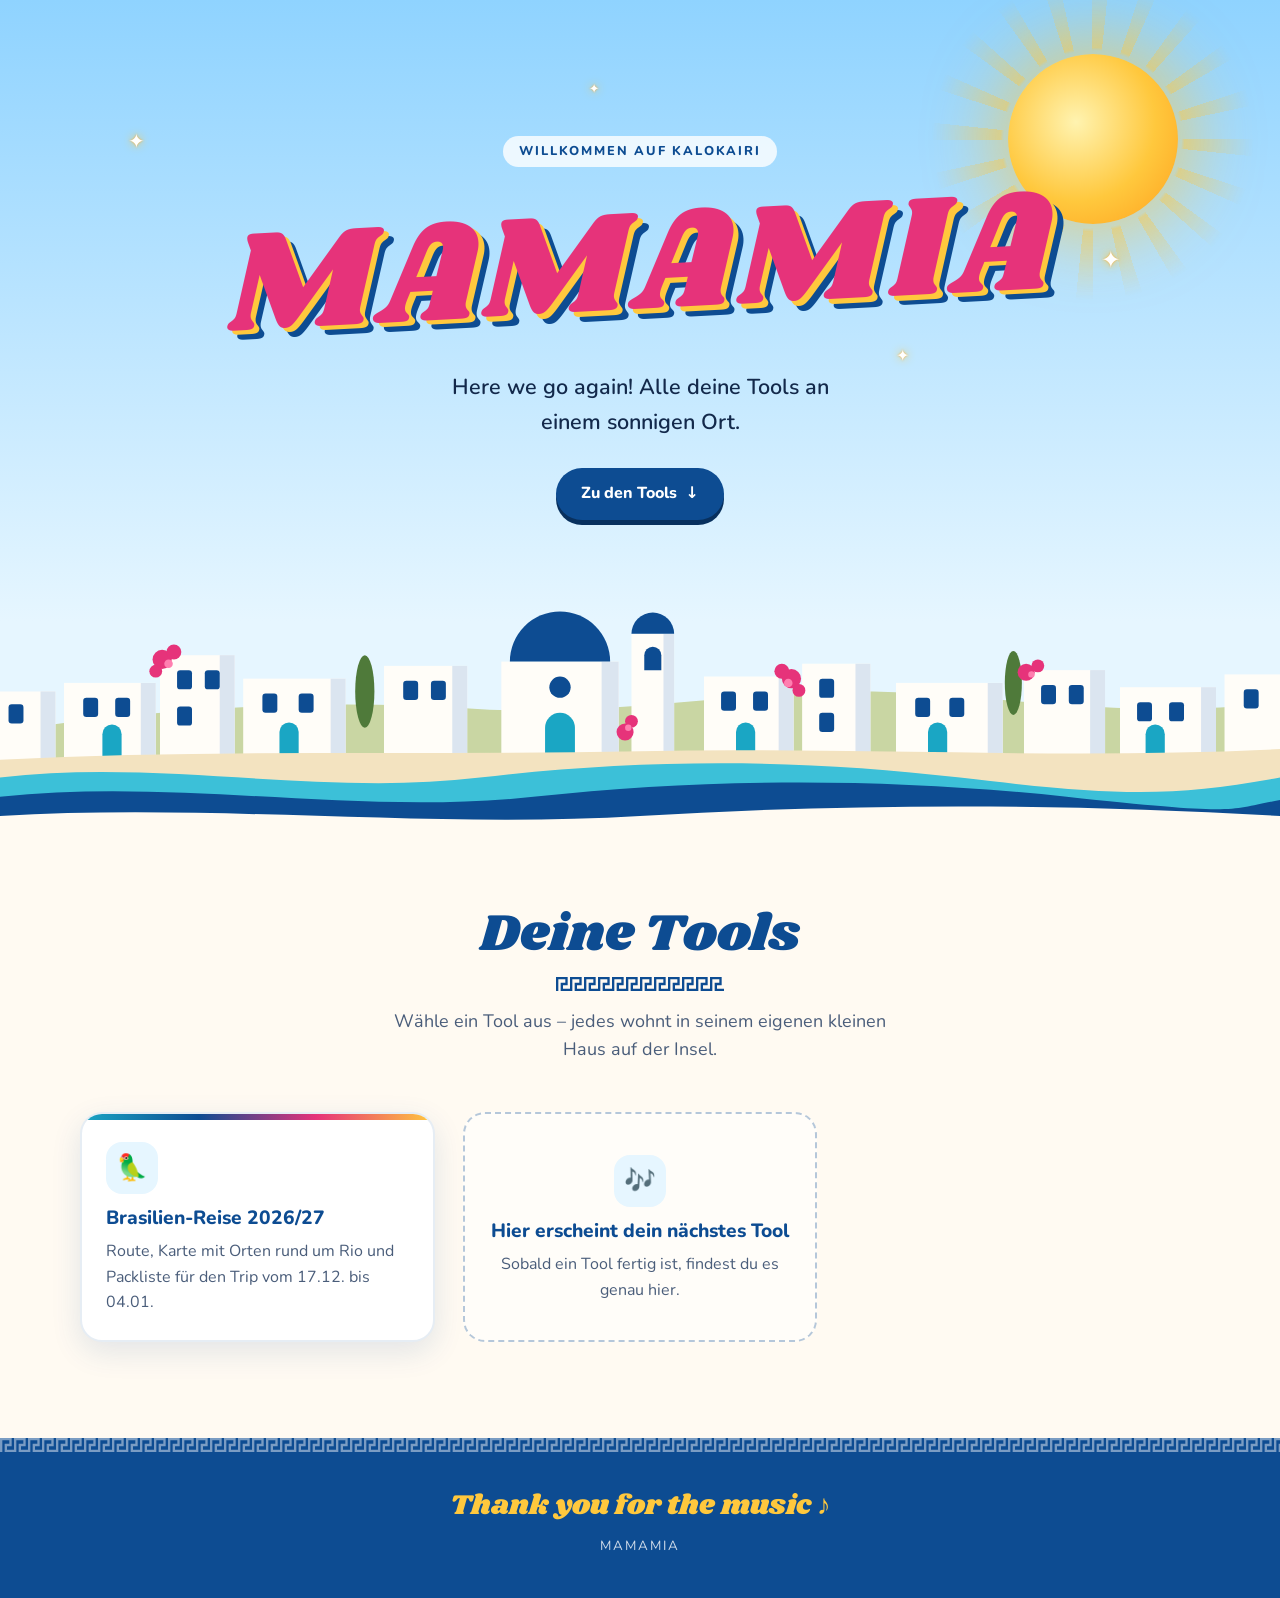
<file: index.html>
<!doctype html>
<html lang="de">
<head>
<meta charset="UTF-8">
<meta name="viewport" content="width=device-width, initial-scale=1">
<title>MAMAMIA – Tools</title>
<meta name="description" content="Übersicht aller MAMAMIA-Tools.">
<meta name="theme-color" content="#8fd3ff">
<link rel="icon" href="data:image/svg+xml,%3Csvg xmlns='http://www.w3.org/2000/svg' viewBox='0 0 100 100'%3E%3Ctext y='.9em' font-size='90'%3E%E2%98%80%EF%B8%8F%3C/text%3E%3C/svg%3E">
<link rel="preconnect" href="https://fonts.googleapis.com">
<link rel="preconnect" href="https://fonts.gstatic.com" crossorigin>
<link rel="stylesheet" href="https://fonts.googleapis.com/css2?family=Nunito:wght@400;600;800&family=Shrikhand&display=swap">
<link rel="stylesheet" href="assets/style.css">
</head>
<body>
  <header class="hero">
    <div class="sun" aria-hidden="true"></div>
    <span class="sparkle" style="--x:10%;--y:16%;--d:0s" aria-hidden="true">✦</span>
    <span class="sparkle" style="--x:24%;--y:34%;--d:1.1s;--s:.9rem" aria-hidden="true">✦</span>
    <span class="sparkle" style="--x:70%;--y:42%;--d:.6s;--s:1rem" aria-hidden="true">✦</span>
    <span class="sparkle" style="--x:86%;--y:30%;--d:1.8s;--s:1.5rem" aria-hidden="true">✦</span>
    <span class="sparkle" style="--x:46%;--y:10%;--d:2.4s;--s:.8rem" aria-hidden="true">✦</span>

    <div class="hero__content">
      <p class="eyebrow">Willkommen auf Kalokairi</p>
      <h1 class="logo">MAMAMIA</h1>
      <p class="tagline">Here we go again! Alle deine Tools an einem sonnigen Ort.</p>
      <a class="btn" href="#tools">Zu den Tools <span aria-hidden="true">↓</span></a>
    </div>

    <div class="hero__scene" aria-hidden="true">
      <svg class="village" viewBox="0 0 1200 240" preserveAspectRatio="xMidYMax slice" focusable="false">
        <path d="M0 240V150C140 128 300 118 440 128S720 104 860 114S1090 136 1200 122V240Z" fill="#c9d6a3"/>
        <g fill="#4f7a3a">
          <ellipse cx="342" cy="112" rx="9" ry="34"/>
          <ellipse cx="950" cy="104" rx="8" ry="30"/>
        </g>
        <g fill="#fffdf8">
          <rect x="-10" y="112" width="62" height="68"/>
          <rect x="60" y="104" width="86" height="76"/>
          <rect x="150" y="78" width="70" height="102"/>
          <rect x="228" y="100" width="96" height="80"/>
          <rect x="360" y="88" width="78" height="92"/>
          <rect x="470" y="84" width="110" height="96"/>
          <rect x="592" y="58" width="40" height="122"/>
          <rect x="660" y="98" width="84" height="82"/>
          <rect x="752" y="86" width="64" height="94"/>
          <rect x="840" y="104" width="100" height="76"/>
          <rect x="960" y="92" width="76" height="88"/>
          <rect x="1050" y="108" width="90" height="72"/>
          <rect x="1148" y="96" width="70" height="84"/>
        </g>
        <g fill="#dbe5f0">
          <rect x="38" y="112" width="14" height="68"/>
          <rect x="132" y="104" width="14" height="76"/>
          <rect x="206" y="78" width="14" height="102"/>
          <rect x="310" y="100" width="14" height="80"/>
          <rect x="424" y="88" width="14" height="92"/>
          <rect x="564" y="84" width="16" height="96"/>
          <rect x="622" y="58" width="10" height="122"/>
          <rect x="730" y="98" width="14" height="82"/>
          <rect x="802" y="86" width="14" height="94"/>
          <rect x="926" y="104" width="14" height="76"/>
          <rect x="1022" y="92" width="14" height="88"/>
          <rect x="1126" y="108" width="14" height="72"/>
        </g>
        <g fill="#0d4c92">
          <path d="M478 84a47 47 0 0 1 94 0z"/>
          <path d="M592 58a20 20 0 0 1 40 0z"/>
          <path d="M604 92v-14a8 8 0 0 1 16 0v14z"/>
          <circle cx="525" cy="108" r="10"/>
          <rect x="8" y="124" width="14" height="18" rx="3"/>
          <rect x="78" y="118" width="14" height="18" rx="3"/>
          <rect x="108" y="118" width="14" height="18" rx="3"/>
          <rect x="166" y="92" width="14" height="18" rx="3"/>
          <rect x="192" y="92" width="14" height="18" rx="3"/>
          <rect x="166" y="126" width="14" height="18" rx="3"/>
          <rect x="246" y="114" width="14" height="18" rx="3"/>
          <rect x="280" y="114" width="14" height="18" rx="3"/>
          <rect x="378" y="102" width="14" height="18" rx="3"/>
          <rect x="404" y="102" width="14" height="18" rx="3"/>
          <rect x="676" y="112" width="14" height="18" rx="3"/>
          <rect x="706" y="112" width="14" height="18" rx="3"/>
          <rect x="768" y="100" width="14" height="18" rx="3"/>
          <rect x="768" y="132" width="14" height="18" rx="3"/>
          <rect x="858" y="118" width="14" height="18" rx="3"/>
          <rect x="890" y="118" width="14" height="18" rx="3"/>
          <rect x="976" y="106" width="14" height="18" rx="3"/>
          <rect x="1002" y="106" width="14" height="18" rx="3"/>
          <rect x="1066" y="122" width="14" height="18" rx="3"/>
          <rect x="1096" y="122" width="14" height="18" rx="3"/>
          <rect x="1166" y="110" width="14" height="18" rx="3"/>
        </g>
        <g fill="#1aa6c4">
          <path d="M511 180v-34a14 14 0 0 1 28 0v34z"/>
          <path d="M96 176v-24a9 9 0 0 1 18 0v24z"/>
          <path d="M262 176v-26a9 9 0 0 1 18 0v26z"/>
          <path d="M690 176v-26a9 9 0 0 1 18 0v26z"/>
          <path d="M870 176v-26a9 9 0 0 1 18 0v26z"/>
          <path d="M1074 176v-24a9 9 0 0 1 18 0v24z"/>
        </g>
        <g fill="#e6337a">
          <circle cx="152" cy="82" r="9"/>
          <circle cx="163" cy="75" r="7"/>
          <circle cx="146" cy="93" r="6"/>
          <circle cx="742" cy="100" r="9"/>
          <circle cx="733" cy="93" r="7"/>
          <circle cx="749" cy="111" r="6"/>
          <circle cx="962" cy="94" r="8"/>
          <circle cx="973" cy="88" r="6"/>
          <circle cx="586" cy="150" r="8"/>
          <circle cx="592" cy="140" r="6"/>
        </g>
        <g fill="#ff7fb0">
          <circle cx="158" cy="86" r="4"/>
          <circle cx="739" cy="104" r="4"/>
          <circle cx="967" cy="96" r="3"/>
          <circle cx="589" cy="146" r="3"/>
        </g>
        <path d="M0 240V176C200 166 400 172 600 168S1000 176 1200 166V240Z" fill="#f3e3c0"/>
      </svg>
      <svg class="waves" viewBox="0 0 1440 120" preserveAspectRatio="none" focusable="false">
        <path d="M0 40C180 10 360 70 540 40S900 10 1080 40S1320 70 1440 40V120H0Z" fill="#3cc0d8"/>
        <path d="M0 70C200 40 400 100 600 70S1000 40 1200 70S1380 90 1440 75V120H0Z" fill="#0d4c92"/>
        <path d="M0 100C240 80 480 120 720 100S1200 80 1440 100V120H0Z" fill="#fffaf2"/>
      </svg>
    </div>
  </header>

  <main id="tools" class="section">
    <div class="container">
      <div class="section__head">
        <h2 class="section__title">Deine Tools</h2>
        <div class="meander meander--short" aria-hidden="true"></div>
        <p class="section__lead">Wähle ein Tool aus – jedes wohnt in seinem eigenen kleinen Haus auf der Insel.</p>
      </div>

      <ul class="tool-grid">
        <li>
          <a class="tool-card" href="tools/brasilien-reise/index.html">
            <span class="tool-card__icon" aria-hidden="true">🦜</span>
            <h3 class="tool-card__title">Brasilien-Reise 2026/27</h3>
            <p class="tool-card__text">Route, Karte mit Orten rund um Rio und Packliste für den Trip vom 17.12. bis 04.01.</p>
          </a>
        </li>
        <li class="tool-grid__placeholder">
          <div class="tool-card tool-card--placeholder">
            <span class="tool-card__icon" aria-hidden="true">🎶</span>
            <h3 class="tool-card__title">Hier erscheint dein nächstes Tool</h3>
            <p class="tool-card__text">Sobald ein Tool fertig ist, findest du es genau hier.</p>
          </div>
        </li>
      </ul>
    </div>
  </main>

  <footer class="site-footer">
    <div class="meander meander--light" aria-hidden="true"></div>
    <p class="site-footer__quote">Thank you for the music ♪</p>
    <small>MAMAMIA</small>
  </footer>
</body>
</html>
</file>
<file: assets/style.css>
:root {
  --aegean: #0d4c92;
  --aegean-deep: #08305e;
  --sea: #1aa6c4;
  --sky-top: #8fd3ff;
  --sky-bottom: #e6f6ff;
  --whitewash: #fffaf2;
  --sun: #ffc83d;
  --sun-deep: #ff9f1c;
  --pink: #e6337a;
  --ink: #13294b;
  --muted: #4a5d7a;
  --radius: 22px;
  --shadow: 0 10px 30px rgba(13, 76, 146, 0.12);
  --font-display: "Shrikhand", "Cooper Black", Georgia, serif;
  --font-body: "Nunito", system-ui, -apple-system, "Segoe UI", Roboto, sans-serif;
}

*,
*::before,
*::after {
  box-sizing: border-box;
}

html {
  scroll-behavior: smooth;
}

body {
  margin: 0;
  background: var(--whitewash);
  color: var(--ink);
  font-family: var(--font-body);
  line-height: 1.6;
  -webkit-font-smoothing: antialiased;
}

svg {
  display: block;
}

:focus-visible {
  outline: 3px solid var(--pink);
  outline-offset: 3px;
}

.container {
  width: min(1120px, 100% - 2rem);
  margin-inline: auto;
}

.hero {
  position: relative;
  overflow: hidden;
  display: flex;
  flex-direction: column;
  min-height: clamp(560px, 92vh, 900px);
  background: linear-gradient(180deg, var(--sky-top) 0%, var(--sky-bottom) 75%);
}

.hero__content {
  position: relative;
  z-index: 2;
  flex: 1;
  display: flex;
  flex-direction: column;
  align-items: center;
  justify-content: center;
  gap: clamp(0.75rem, 2vw, 1.25rem);
  padding: clamp(4.5rem, 12vh, 7rem) 1rem 1.5rem;
  text-align: center;
}

.eyebrow {
  margin: 0;
  padding: 0.35rem 1rem;
  border-radius: 999px;
  background: rgba(255, 255, 255, 0.8);
  color: var(--aegean);
  font-size: 0.8rem;
  font-weight: 800;
  letter-spacing: 0.14em;
  text-transform: uppercase;
}

.logo {
  margin: 0.25rem 0 0.5rem;
  font-family: var(--font-display);
  font-weight: 400;
  font-size: clamp(3.25rem, 15vw, 9rem);
  line-height: 1.05;
  letter-spacing: 0.02em;
  color: var(--pink);
  text-shadow:
    0.035em 0.035em 0 var(--sun),
    0.07em 0.07em 0 var(--aegean);
  transform: rotate(-3deg);
}

.tagline {
  max-width: 32ch;
  margin: 0;
  font-size: clamp(1.05rem, 2.5vw, 1.35rem);
  font-weight: 600;
}

.btn {
  display: inline-flex;
  align-items: center;
  gap: 0.5rem;
  margin-top: 0.5rem;
  padding: 0.85rem 1.6rem;
  border-radius: 999px;
  background: var(--aegean);
  color: #fff;
  font-weight: 800;
  text-decoration: none;
  box-shadow: 0 5px 0 var(--aegean-deep);
  transition: transform 0.15s ease, box-shadow 0.15s ease;
}

.btn:hover {
  transform: translateY(-2px);
  box-shadow: 0 7px 0 var(--aegean-deep);
}

.btn:active {
  transform: translateY(3px);
  box-shadow: 0 2px 0 var(--aegean-deep);
}

.sun {
  position: absolute;
  z-index: 1;
  top: clamp(0.75rem, 6vh, 3.5rem);
  right: clamp(0.75rem, 8vw, 7rem);
  width: clamp(76px, 16vw, 170px);
  aspect-ratio: 1;
  border-radius: 50%;
  background: radial-gradient(circle at 40% 40%, #fff3b0, var(--sun) 55%, var(--sun-deep));
  box-shadow: 0 0 60px 20px rgba(255, 200, 61, 0.5);
}

.sun::before {
  content: "";
  position: absolute;
  inset: -45%;
  border-radius: 50%;
  background: repeating-conic-gradient(rgba(255, 200, 61, 0.4) 0 6deg, transparent 6deg 18deg);
  -webkit-mask: radial-gradient(circle closest-side, transparent 55%, #000 57%, transparent 100%);
  mask: radial-gradient(circle closest-side, transparent 55%, #000 57%, transparent 100%);
  animation: spin 60s linear infinite;
}

.sparkle {
  position: absolute;
  z-index: 1;
  left: var(--x);
  top: var(--y);
  color: #fff;
  font-size: var(--s, 1.25rem);
  line-height: 1;
  text-shadow: 0 0 10px var(--sun), 0 0 2px var(--sun-deep);
  pointer-events: none;
  animation: twinkle 3.2s ease-in-out infinite;
  animation-delay: var(--d, 0s);
}

.hero__scene {
  position: relative;
  z-index: 1;
  margin-top: auto;
}

.village {
  width: 100%;
  height: clamp(170px, 20vw, 360px);
}

.waves {
  position: absolute;
  left: 0;
  bottom: -1px;
  width: 100%;
  height: clamp(51px, 6vw, 108px);
}

.tool-header {
  position: relative;
  overflow: hidden;
  padding: 1rem 0 clamp(3.5rem, 7vw, 5.5rem);
  background: linear-gradient(180deg, var(--sky-top) 0%, var(--sky-bottom) 100%);
}

.tool-header__inner {
  position: relative;
  z-index: 2;
}

.tool-header .waves {
  height: clamp(30px, 4vw, 64px);
}

.sun--small {
  top: clamp(0.75rem, 3vw, 2rem);
  width: clamp(56px, 10vw, 110px);
}

.back-link {
  display: inline-flex;
  align-items: center;
  gap: 0.4rem;
  padding: 0.45rem 1rem;
  border-radius: 999px;
  background: rgba(255, 255, 255, 0.85);
  color: var(--aegean);
  font-size: 0.9rem;
  font-weight: 800;
  text-decoration: none;
}

.back-link:hover {
  background: #fff;
}

.tool-header__title {
  margin: clamp(1.25rem, 4vw, 2rem) 0 0.5rem;
  font-family: var(--font-display);
  font-weight: 400;
  font-size: clamp(2.6rem, 10vw, 4.75rem);
  line-height: 1.05;
  color: var(--pink);
  text-shadow:
    0.035em 0.035em 0 var(--sun),
    0.07em 0.07em 0 var(--aegean);
  transform: rotate(-2deg);
  transform-origin: left center;
}

.tool-header__sub {
  margin: 0;
  font-size: clamp(1rem, 2.4vw, 1.2rem);
  font-weight: 600;
}

.section {
  padding: clamp(2.5rem, 6vw, 5rem) 0 clamp(3rem, 8vw, 6rem);
}

.section__head {
  margin-bottom: clamp(1.75rem, 4vw, 3rem);
  text-align: center;
}

.section__title {
  margin: 0;
  font-family: var(--font-display);
  font-weight: 400;
  font-size: clamp(2rem, 6vw, 3.25rem);
  line-height: 1.15;
  color: var(--aegean);
}

.section__lead {
  max-width: 46ch;
  margin: 0 auto;
  color: var(--muted);
  font-size: clamp(1rem, 2vw, 1.125rem);
}

.meander {
  height: 14px;
  color: var(--aegean);
  background-color: currentColor;
  -webkit-mask: url("data:image/svg+xml,%3Csvg xmlns='http://www.w3.org/2000/svg' width='12' height='12' viewBox='0 0 12 12'%3E%3Cpath d='M-1 11H1V1h8v5H5v5h8' fill='none' stroke='%23000' stroke-width='2'/%3E%3C/svg%3E") left center / auto 100% repeat-x;
  mask: url("data:image/svg+xml,%3Csvg xmlns='http://www.w3.org/2000/svg' width='12' height='12' viewBox='0 0 12 12'%3E%3Cpath d='M-1 11H1V1h8v5H5v5h8' fill='none' stroke='%23000' stroke-width='2'/%3E%3C/svg%3E") left center / auto 100% repeat-x;
}

.meander--short {
  width: 168px;
  margin: 0.75rem auto 1rem;
}

.meander--light {
  color: rgba(255, 255, 255, 0.45);
}

.tool-grid {
  display: grid;
  grid-template-columns: repeat(auto-fill, minmax(min(100%, 260px), 1fr));
  gap: clamp(1rem, 2.5vw, 1.75rem);
  margin: 0;
  padding: 0;
  list-style: none;
}

.tool-grid__placeholder:only-child {
  grid-column: 1 / -1;
}

.tool-card {
  position: relative;
  display: flex;
  flex-direction: column;
  gap: 0.5rem;
  height: 100%;
  padding: 1.75rem 1.5rem 1.5rem;
  overflow: hidden;
  border: 2px solid rgba(13, 76, 146, 0.1);
  border-radius: var(--radius);
  background: #fff;
  color: inherit;
  text-decoration: none;
  box-shadow: var(--shadow);
  transition: transform 0.2s ease, box-shadow 0.2s ease;
}

.tool-card::before {
  content: "";
  position: absolute;
  inset: 0 0 auto;
  height: 6px;
  background: linear-gradient(90deg, var(--sea), var(--aegean), var(--pink), var(--sun));
}

a.tool-card:hover,
a.tool-card:focus-visible {
  transform: translateY(-4px) rotate(-0.5deg);
  box-shadow: 0 16px 40px rgba(13, 76, 146, 0.18);
}

.tool-card__icon {
  display: grid;
  place-items: center;
  width: 52px;
  height: 52px;
  border-radius: 16px;
  background: var(--sky-bottom);
  font-size: 1.6rem;
}

.tool-card__title {
  margin: 0.25rem 0 0;
  color: var(--aegean);
  font-size: 1.2rem;
  font-weight: 800;
  line-height: 1.3;
}

.tool-card__text {
  margin: 0;
  color: var(--muted);
}

.tool-card--placeholder {
  align-items: center;
  justify-content: center;
  min-height: 220px;
  border: 2px dashed rgba(13, 76, 146, 0.3);
  background: rgba(255, 255, 255, 0.5);
  box-shadow: none;
  text-align: center;
}

.tool-card--placeholder::before {
  display: none;
}

.site-footer {
  padding: 0 1rem 2.5rem;
  background: var(--aegean);
  color: #fff;
  text-align: center;
}

.site-footer .meander {
  margin: 0 -1rem 2rem;
}

.site-footer__quote {
  margin: 0 0 0.25rem;
  color: var(--sun);
  font-family: var(--font-display);
  font-size: clamp(1.25rem, 4vw, 1.75rem);
}

.site-footer small {
  opacity: 0.8;
  letter-spacing: 0.14em;
}

@keyframes spin {
  to {
    transform: rotate(1turn);
  }
}

@keyframes twinkle {
  0%,
  100% {
    opacity: 0.2;
    transform: scale(0.7) rotate(0deg);
  }
  50% {
    opacity: 1;
    transform: scale(1.1) rotate(20deg);
  }
}

@media (prefers-reduced-motion: reduce) {
  html {
    scroll-behavior: auto;
  }

  *,
  *::before,
  *::after {
    animation: none !important;
    transition: none !important;
  }
}
</file>
